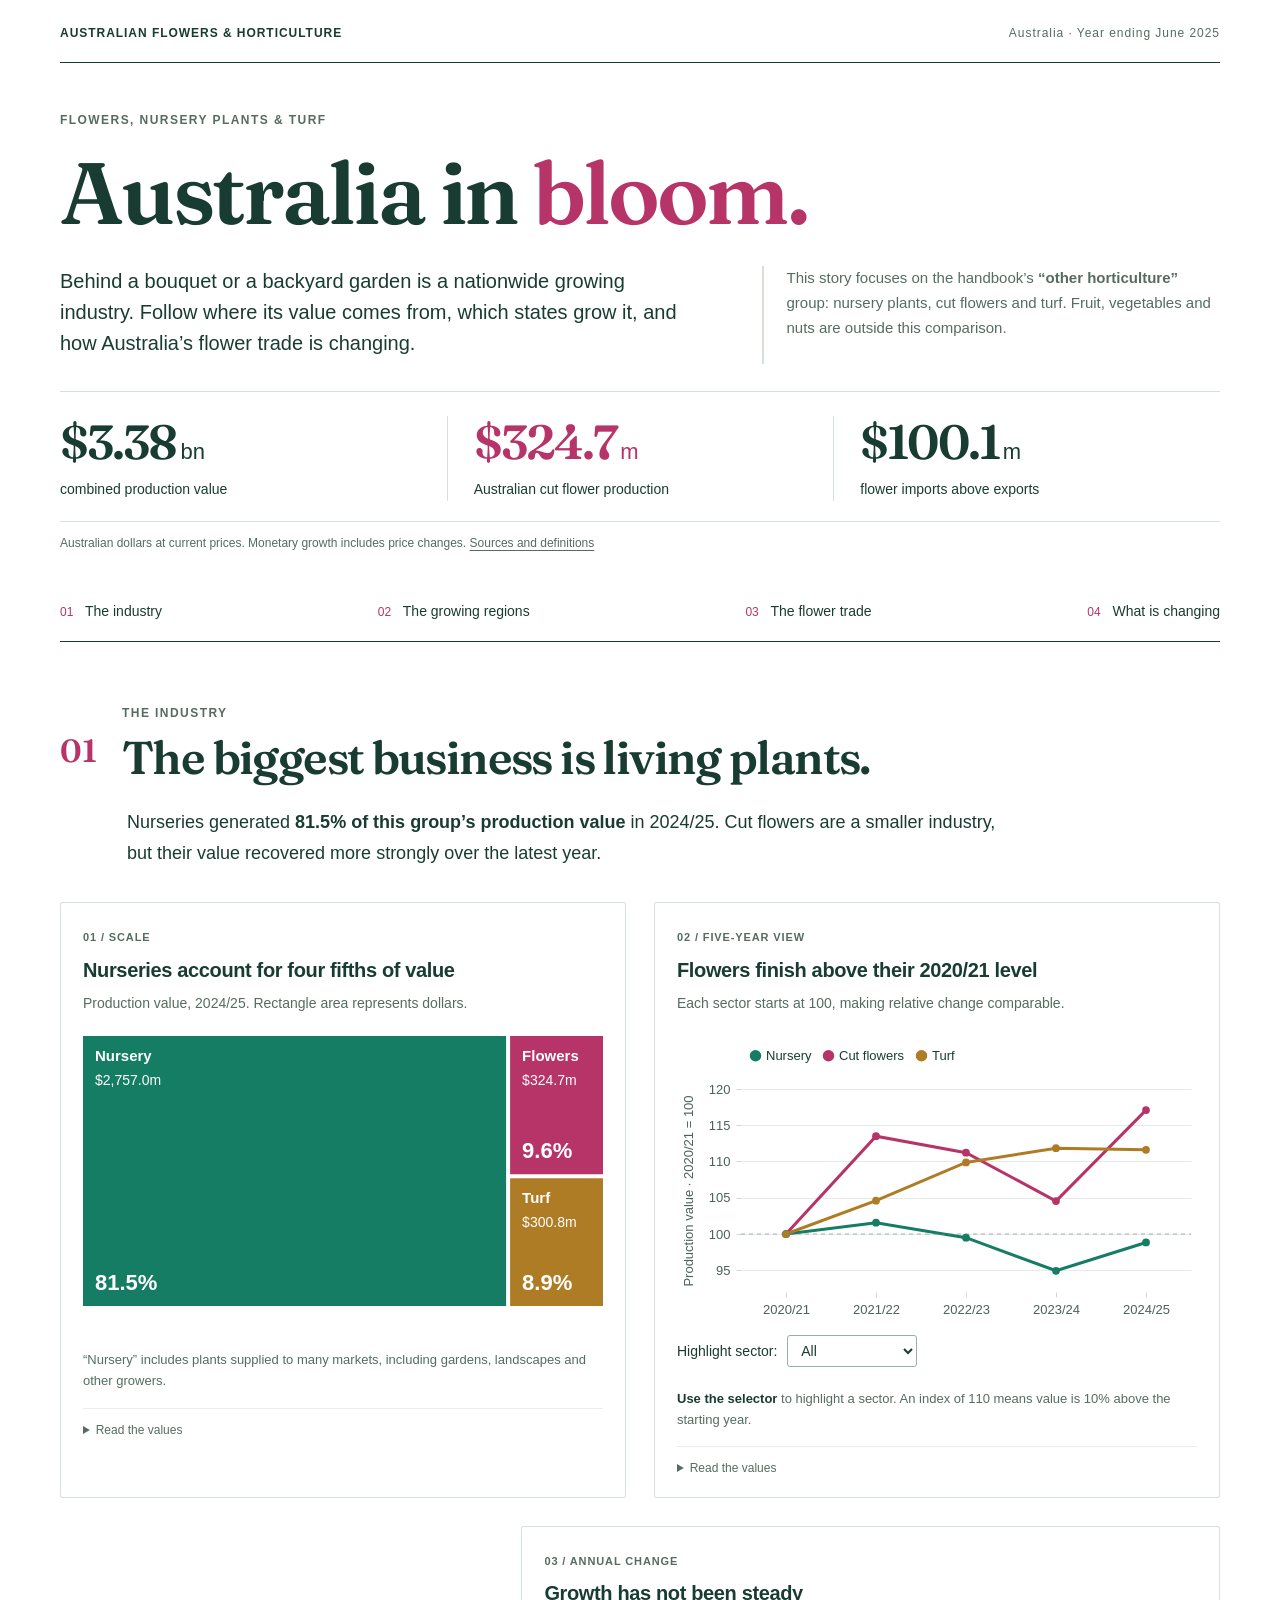
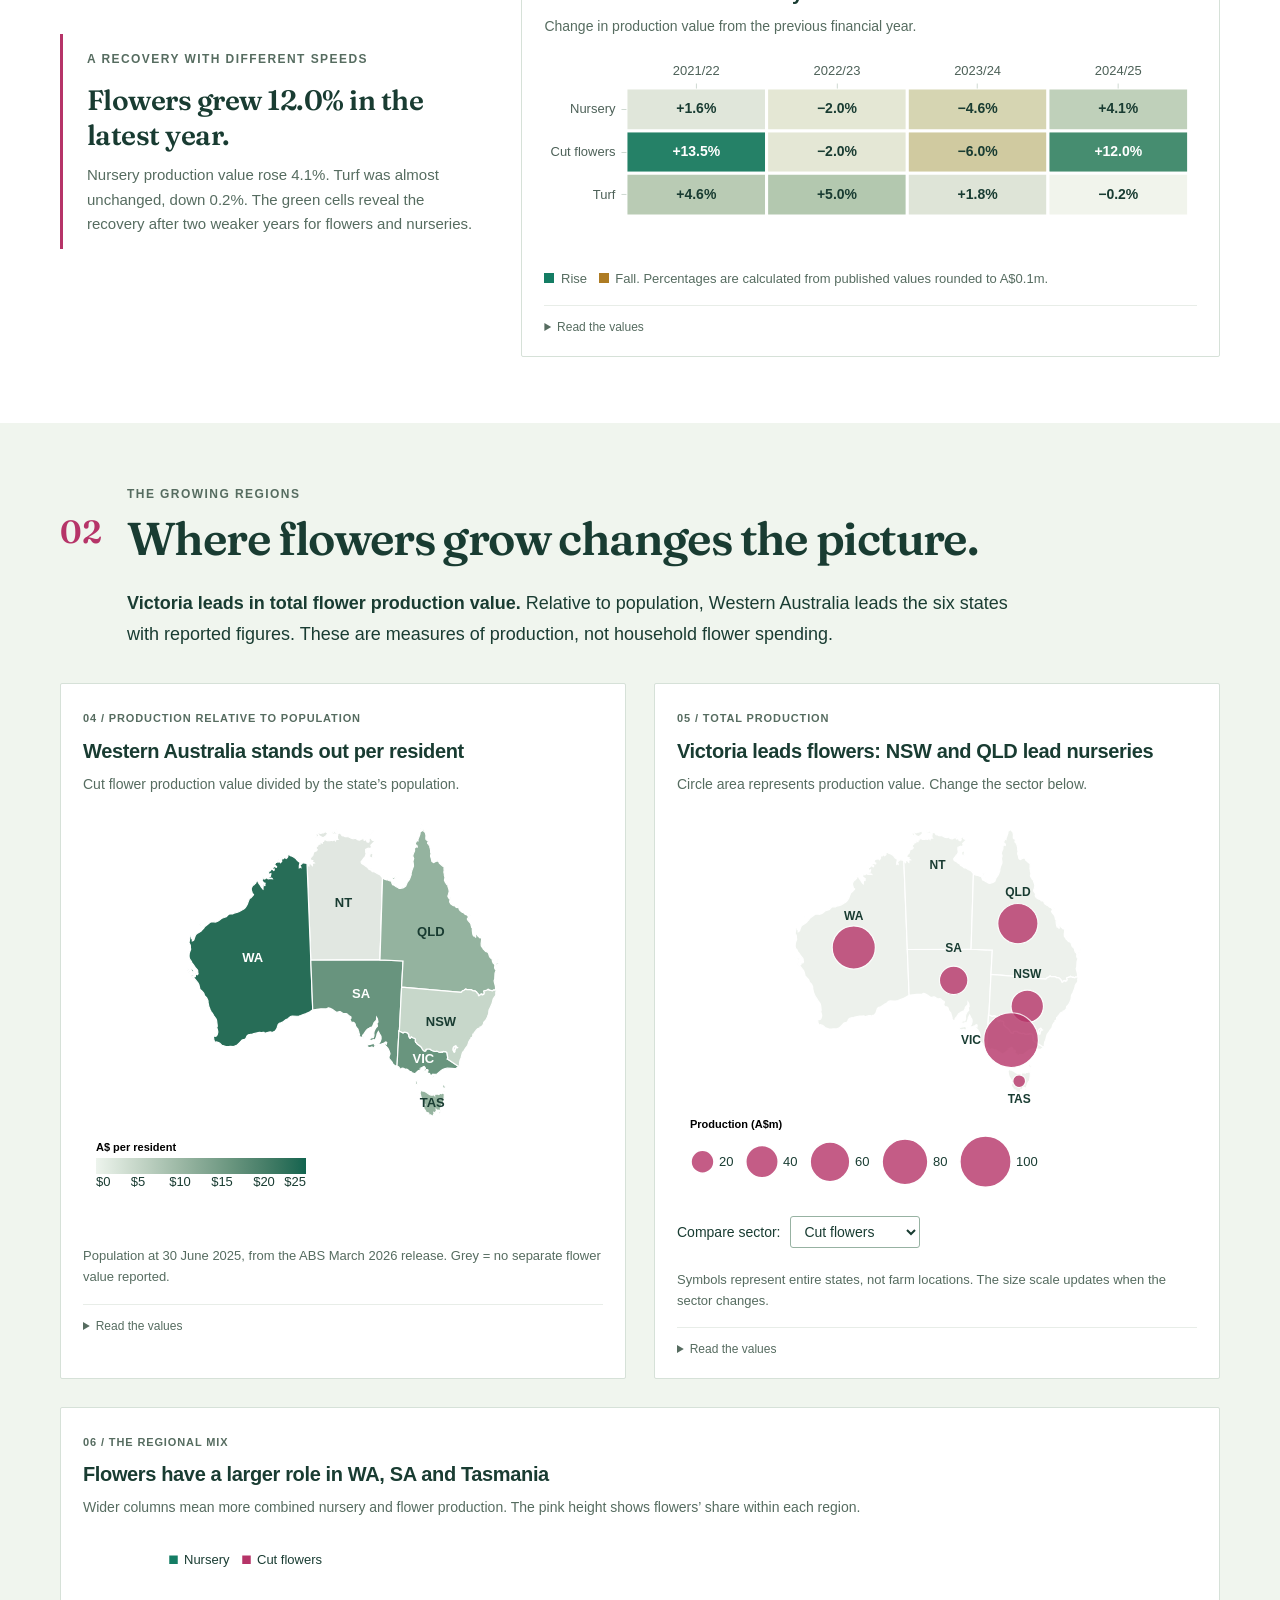
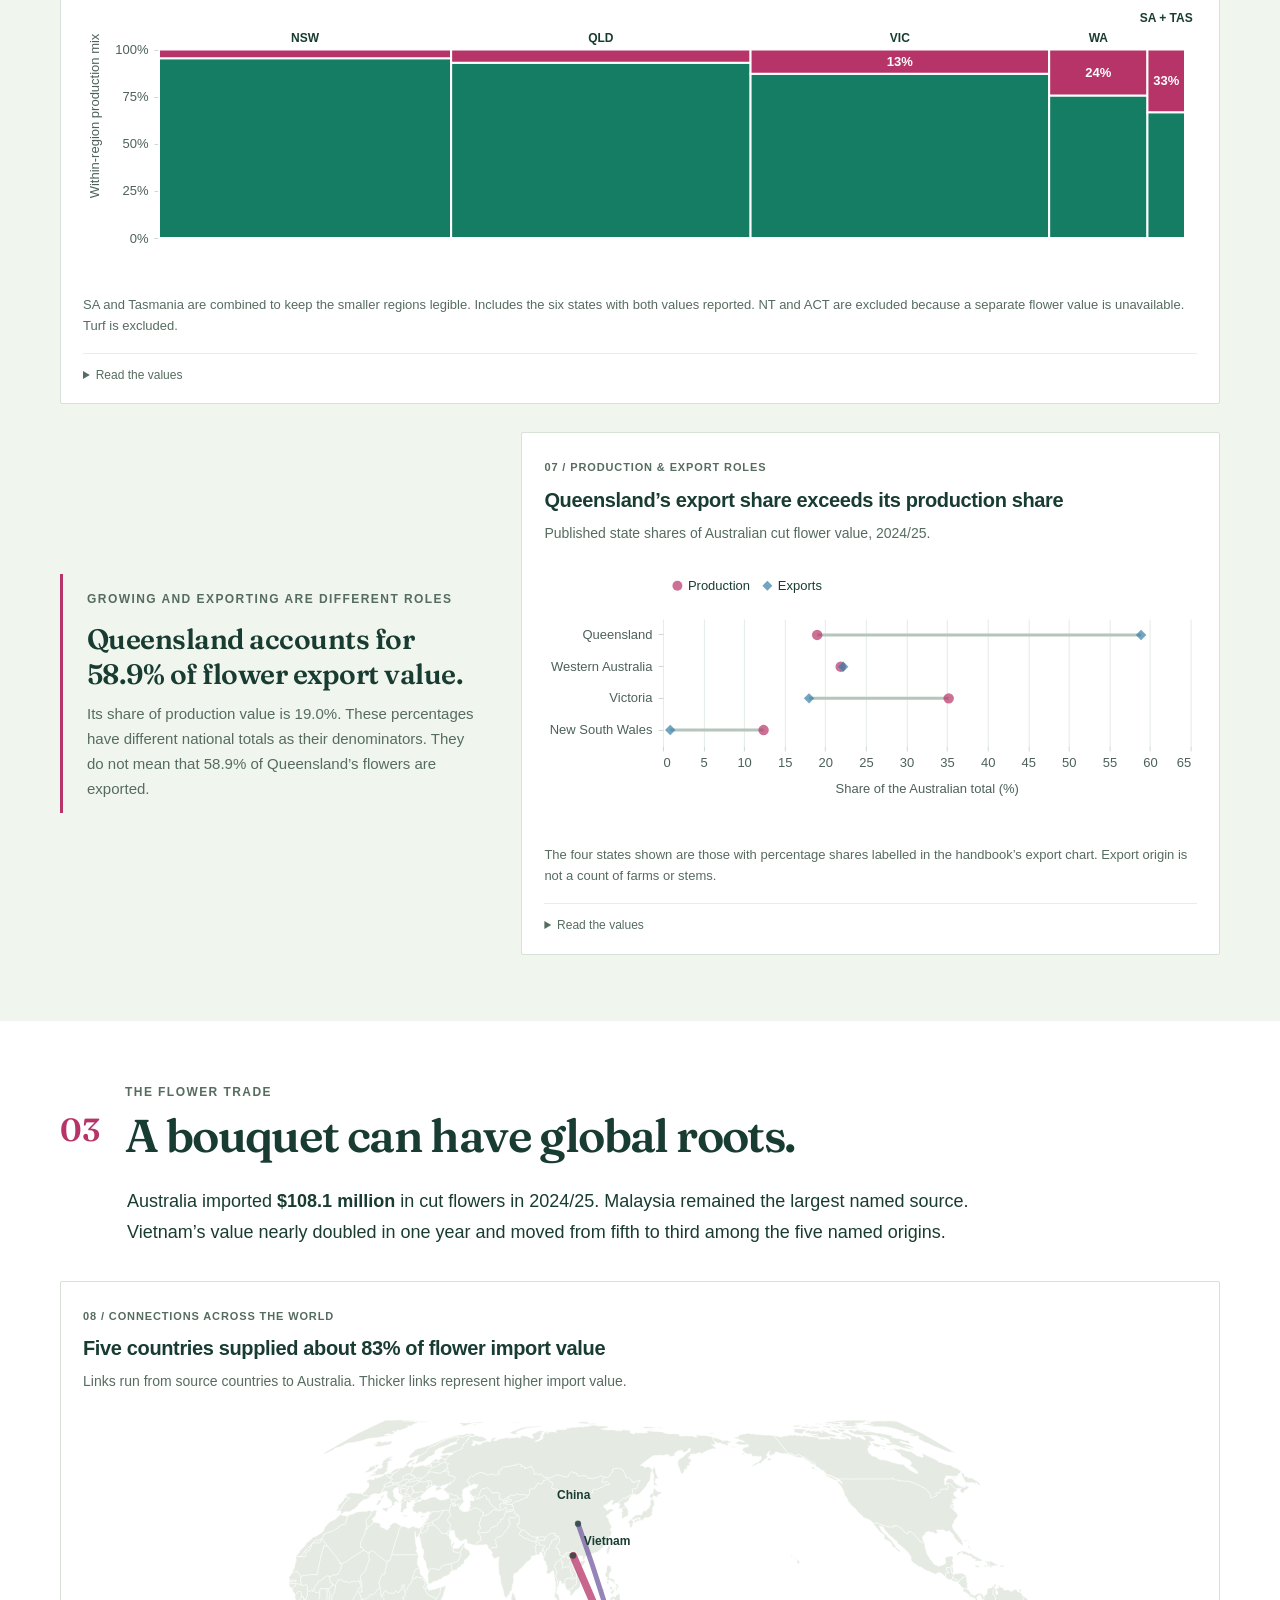
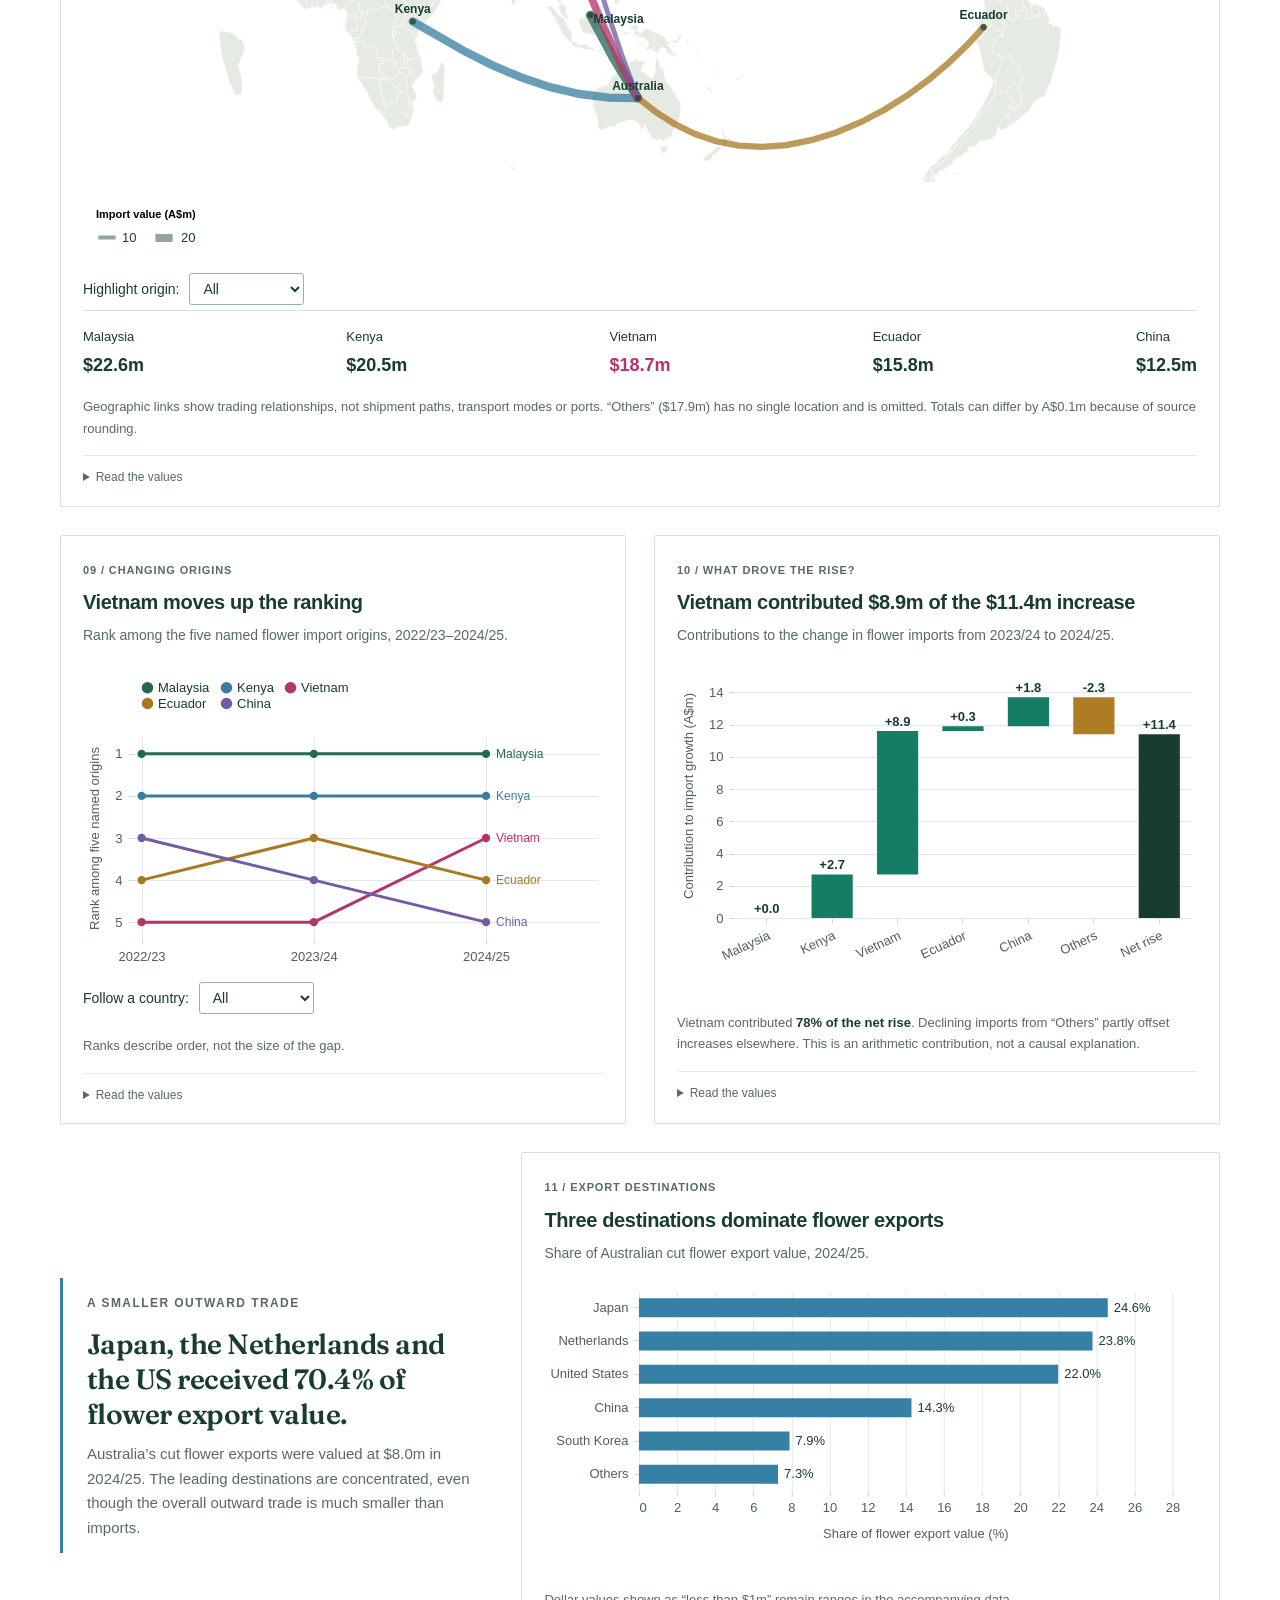
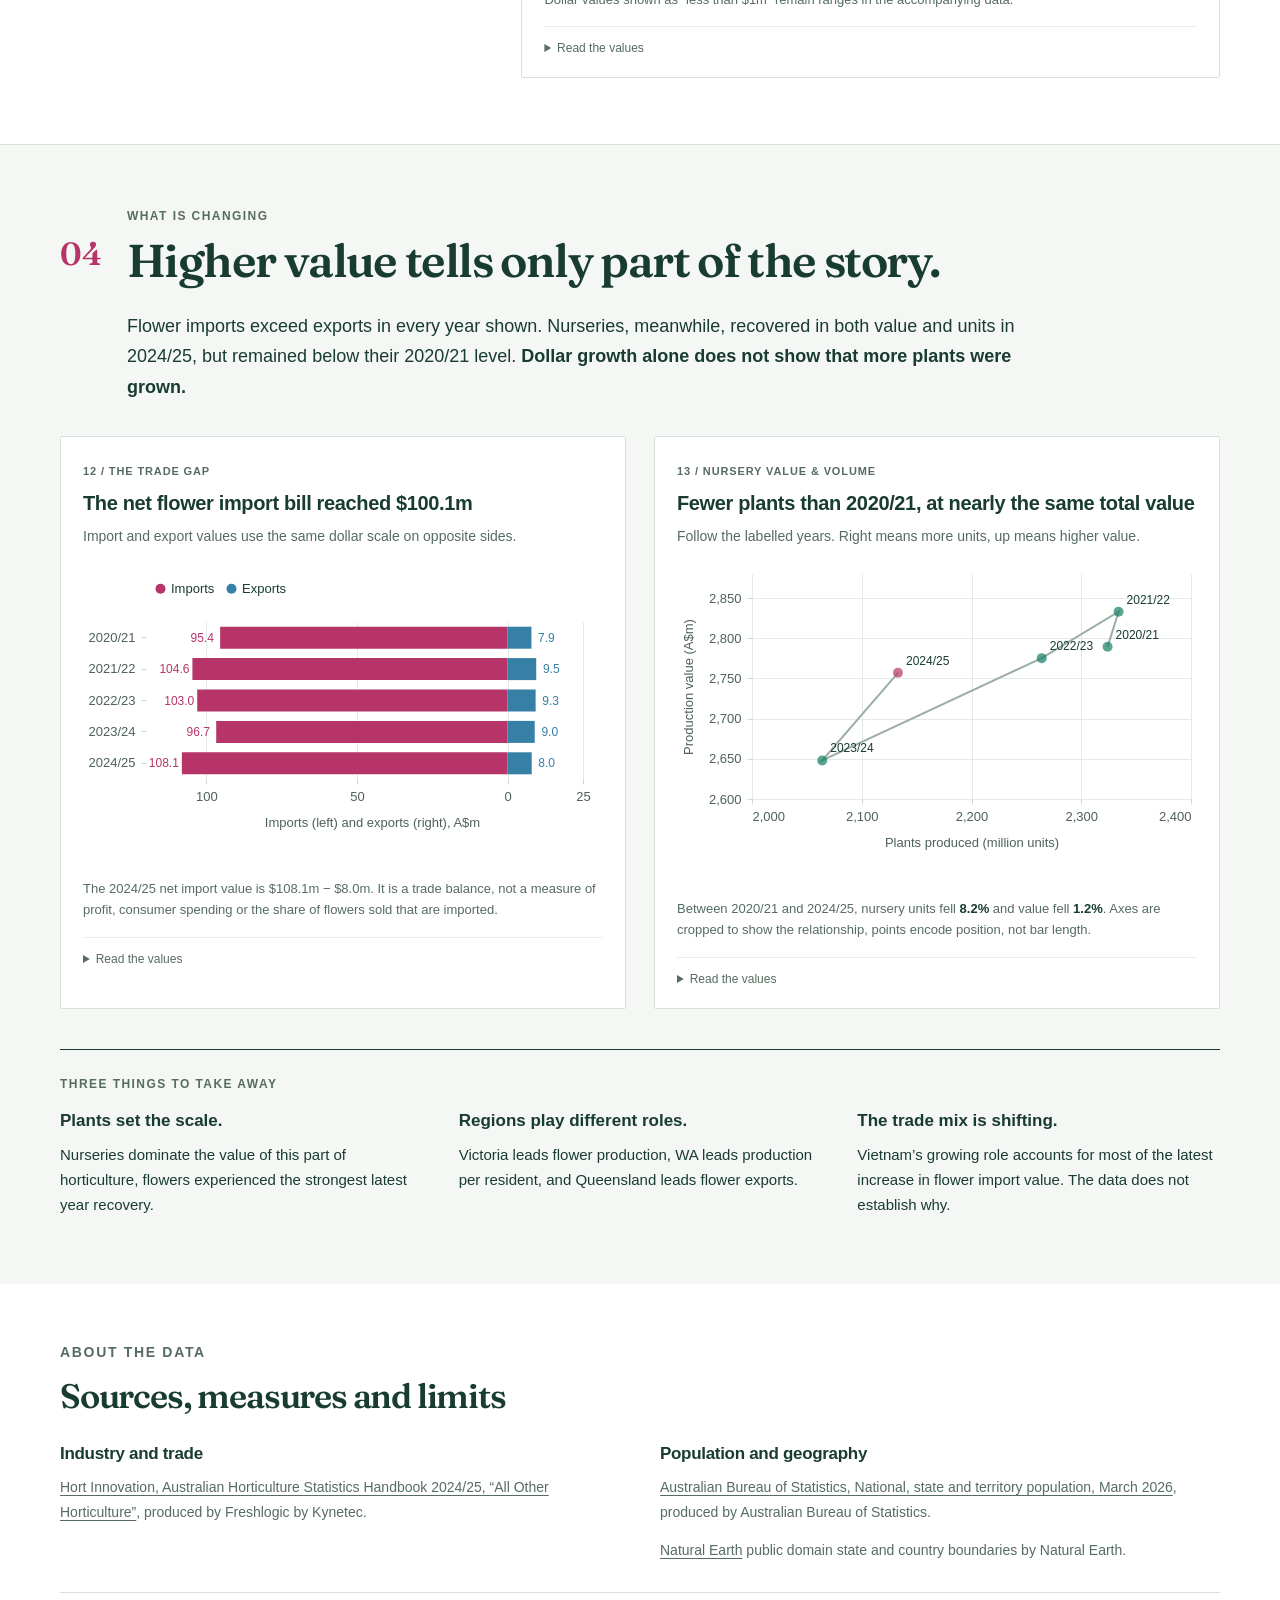
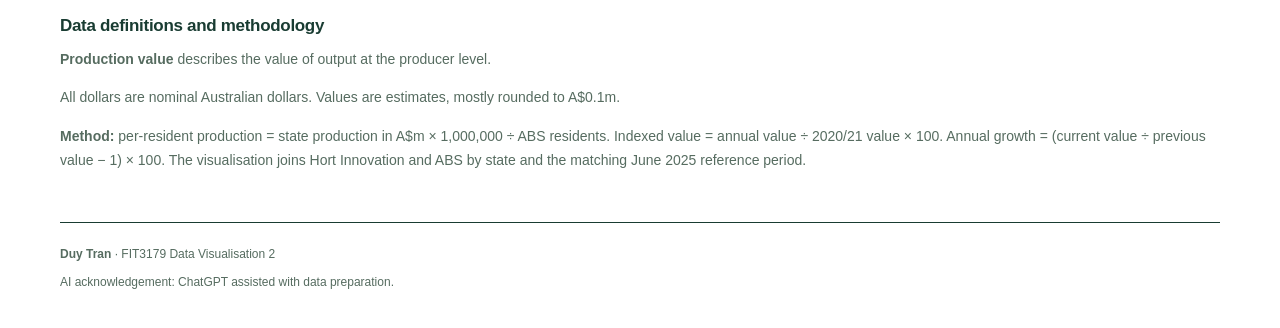
<file: australia-in-bloom/index.html>
<!doctype html>
<html lang="en-AU">
<head>
  <meta charset="utf-8">
  <meta name="viewport" content="width=device-width,initial-scale=1">
  <meta name="description" content="An interactive story about Australia's flowers, nursery plants and turf: regional production, international flower trade and five years of change.">
  <title>Australia in Bloom — Flowers &amp; Horticulture</title>
  <link rel="icon" type="image/svg+xml" href="data:image/svg+xml,%3Csvg xmlns='http://www.w3.org/2000/svg' viewBox='0 0 32 32'%3E%3Crect width='32' height='32' rx='7' fill='%23193c32'/%3E%3Ctext x='16' y='24' text-anchor='middle' font-family='Georgia' font-size='25' fill='%23ffffff'%3Eb%3C/text%3E%3C/svg%3E">
  <link rel="stylesheet" href="styles.css">
  <script defer src="vendor/vega.min.js"></script>
  <script defer src="vendor/vega-lite.min.js"></script>
  <script defer src="vendor/vega-embed.min.js"></script>
  <script defer src="app.js"></script>
</head>
<body>
<a class="skip" href="#story">Skip to the story</a>
<header class="masthead wrap">
  <span class="brand">AUSTRALIAN FLOWERS &amp; HORTICULTURE</span>
  <span class="edition">Australia · Year ending June 2025</span>
</header>
<main id="story">
  <section class="hero wrap" aria-labelledby="page-title">
    <p class="eyebrow">FLOWERS, NURSERY PLANTS &amp; TURF</p>
    <h1 id="page-title">Australia in <em>bloom.</em></h1>
    <div class="hero-intro">
      <p>Behind a bouquet or a backyard garden is a nationwide growing industry. Follow where its value comes from, which states grow it, and how Australia’s flower trade is changing.</p>
      <p class="scope">This story focuses on the handbook’s <strong>“other horticulture”</strong> group: nursery plants, cut flowers and turf. Fruit, vegetables and nuts are outside this comparison.</p>
    </div>
    <div class="headline-stats" aria-label="Key figures for 2024/25">
      <div><span class="stat">$3.38<span>bn</span></span><p>combined production value</p></div>
      <div><span class="stat pink">$324.7<span>m</span></span><p>Australian cut flower production</p></div>
      <div><span class="stat">$100.1<span>m</span></span><p>flower imports above exports</p></div>
    </div>
    <p class="micro">Australian dollars at current prices. Monetary growth includes price changes. <a href="#sources">Sources and definitions</a></p>
  </section>

  <nav class="story-nav wrap" aria-label="Story sections">
    <a href="#industry"><span>01</span> The industry</a>
    <a href="#regions"><span>02</span> The growing regions</a>
    <a href="#trade"><span>03</span> The flower trade</a>
    <a href="#change"><span>04</span> What is changing</a>
  </nav>

  <section class="chapter wrap" id="industry" aria-labelledby="industry-title">
    <div class="chapter-heading"><span class="chapter-number">01</span><div><p class="eyebrow">THE INDUSTRY</p><h2 id="industry-title">The biggest business is living plants.</h2></div></div>
    <p class="chapter-lead">Nurseries generated <strong>81.5% of this group’s production value</strong> in 2024/25. Cut flowers are a smaller industry, but their value recovered more strongly over the latest year.</p>
    <div class="grid two">
      <figure class="chart-card" id="figure-01">
        <figcaption><span class="chart-number">01 / SCALE</span><h3>Nurseries account for four fifths of value</h3><p>Production value, 2024/25. Rectangle area represents dollars.</p></figcaption>
        <div class="chart" id="chart-01" aria-label="Treemap of nursery, flower and turf production"></div>
        <p class="chart-note">“Nursery” includes plants supplied to many markets, including gardens, landscapes and other growers.</p>
        <div class="chart-tools" data-chart="01"></div>
      </figure>
      <figure class="chart-card" id="figure-02">
        <figcaption><span class="chart-number">02 / FIVE-YEAR VIEW</span><h3>Flowers finish above their 2020/21 level</h3><p>Each sector starts at 100, making relative change comparable.</p></figcaption>
        <div class="chart" id="chart-02" aria-label="Indexed production value by sector from 2020/21 to 2024/25"></div>
        <p class="chart-note"><strong>Use the selector</strong> to highlight a sector. An index of 110 means value is 10% above the starting year.</p>
        <div class="chart-tools" data-chart="02"></div>
      </figure>
    </div>
    <div class="split-row">
      <aside class="reading-note"><p class="eyebrow">A RECOVERY WITH DIFFERENT SPEEDS</p><h3>Flowers grew 12.0% in the latest year.</h3><p>Nursery production value rose 4.1%. Turf was almost unchanged, down 0.2%. The green cells reveal the recovery after two weaker years for flowers and nurseries.</p></aside>
      <figure class="chart-card" id="figure-03">
        <figcaption><span class="chart-number">03 / ANNUAL CHANGE</span><h3>Growth has not been steady</h3><p>Change in production value from the previous financial year.</p></figcaption>
        <div class="chart" id="chart-03" aria-label="Heatmap of annual production value change"></div>
        <p class="chart-note"><span class="key-square green"></span> Rise <span class="key-square gold"></span> Fall. Percentages are calculated from published values rounded to A$0.1m.</p>
        <div class="chart-tools" data-chart="03"></div>
      </figure>
    </div>
  </section>

  <section class="chapter region-chapter" id="regions" aria-labelledby="regions-title"><div class="wrap">
    <div class="chapter-heading"><span class="chapter-number">02</span><div><p class="eyebrow">THE GROWING REGIONS</p><h2 id="regions-title">Where flowers grow changes the picture.</h2></div></div>
    <p class="chapter-lead"><strong>Victoria leads in total flower production value.</strong> Relative to population, Western Australia leads the six states with reported figures. These are measures of production, not household flower spending.</p>
    <div class="grid two">
      <figure class="chart-card" id="figure-04">
        <figcaption><span class="chart-number">04 / PRODUCTION RELATIVE TO POPULATION</span><h3>Western Australia stands out per resident</h3><p>Cut flower production value divided by the state’s population.</p></figcaption>
        <div class="chart" id="chart-04" aria-label="Choropleth of flower production value per resident by Australian state"></div>
        <p class="chart-note">Population at 30 June 2025, from the ABS March 2026 release. Grey = no separate flower value reported.</p>
        <div class="chart-tools" data-chart="04"></div>
      </figure>
      <figure class="chart-card" id="figure-05">
        <figcaption><span class="chart-number">05 / TOTAL PRODUCTION</span><h3>Victoria leads flowers: NSW and QLD lead nurseries</h3><p>Circle area represents production value. Change the sector below.</p></figcaption>
        <div class="chart" id="chart-05" aria-label="Proportional symbol map of state flower or nursery production value"></div>
        <p class="chart-note">Symbols represent entire states, not farm locations. The size scale updates when the sector changes.</p>
        <div class="chart-tools" data-chart="05"></div>
      </figure>
    </div>
    <figure class="chart-card wide" id="figure-06">
      <figcaption><span class="chart-number">06 / THE REGIONAL MIX</span><h3>Flowers have a larger role in WA, SA and Tasmania</h3><p>Wider columns mean more combined nursery and flower production. The pink height shows flowers’ share within each region.</p></figcaption>
      <div class="chart" id="chart-06" aria-label="Marimekko chart of flower and nursery production across regions"></div>
      <p class="chart-note">SA and Tasmania are combined to keep the smaller regions legible. Includes the six states with both values reported. NT and ACT are excluded because a separate flower value is unavailable. Turf is excluded.</p>
      <div class="chart-tools" data-chart="06"></div>
    </figure>
    <div class="split-row">
      <aside class="reading-note"><p class="eyebrow">GROWING AND EXPORTING ARE DIFFERENT ROLES</p><h3>Queensland accounts for 58.9% of flower export value.</h3><p>Its share of production value is 19.0%. These percentages have different national totals as their denominators. They do not mean that 58.9% of Queensland’s flowers are exported.</p></aside>
      <figure class="chart-card" id="figure-07">
        <figcaption><span class="chart-number">07 / PRODUCTION &amp; EXPORT ROLES</span><h3>Queensland’s export share exceeds its production share</h3><p>Published state shares of Australian cut flower value, 2024/25.</p></figcaption>
        <div class="chart" id="chart-07" aria-label="Dumbbell chart comparing state production and export shares"></div>
        <p class="chart-note">The four states shown are those with percentage shares labelled in the handbook’s export chart. Export origin is not a count of farms or stems.</p>
        <div class="chart-tools" data-chart="07"></div>
      </figure>
    </div>
  </div></section>

  <section class="chapter wrap" id="trade" aria-labelledby="trade-title">
    <div class="chapter-heading"><span class="chapter-number">03</span><div><p class="eyebrow">THE FLOWER TRADE</p><h2 id="trade-title">A bouquet can have global roots.</h2></div></div>
    <p class="chapter-lead">Australia imported <strong>$108.1 million</strong> in cut flowers in 2024/25. Malaysia remained the largest named source. Vietnam’s value nearly doubled in one year and moved from fifth to third among the five named origins.</p>
    <figure class="chart-card wide" id="figure-08">
      <figcaption><span class="chart-number">08 / CONNECTIONS ACROSS THE WORLD</span><h3>Five countries supplied about 83% of flower import value</h3><p>Links run from source countries to Australia. Thicker links represent higher import value.</p></figcaption>
      <div class="chart" id="chart-08" aria-label="Flow map of the five largest named origins of Australian cut flower imports"></div>
      <div class="origin-strip"><span>Malaysia <strong>$22.6m</strong></span><span>Kenya <strong>$20.5m</strong></span><span>Vietnam <strong>$18.7m</strong></span><span>Ecuador <strong>$15.8m</strong></span><span>China <strong>$12.5m</strong></span></div>
      <p class="chart-note">Geographic links show trading relationships, not shipment paths, transport modes or ports. “Others” ($17.9m) has no single location and is omitted. Totals can differ by A$0.1m because of source rounding.</p>
      <div class="chart-tools" data-chart="08"></div>
    </figure>
    <div class="grid two">
      <figure class="chart-card" id="figure-09">
        <figcaption><span class="chart-number">09 / CHANGING ORIGINS</span><h3>Vietnam moves up the ranking</h3><p>Rank among the five named flower import origins, 2022/23–2024/25.</p></figcaption>
        <div class="chart" id="chart-09" aria-label="Bump chart ranking cut flower import origins over three years"></div>
        <p class="chart-note">Ranks describe order, not the size of the gap.</p>
        <div class="chart-tools" data-chart="09"></div>
      </figure>
      <figure class="chart-card" id="figure-10">
        <figcaption><span class="chart-number">10 / WHAT DROVE THE RISE?</span><h3>Vietnam contributed $8.9m of the $11.4m increase</h3><p>Contributions to the change in flower imports from 2023/24 to 2024/25.</p></figcaption>
        <div class="chart" id="chart-10" aria-label="Waterfall chart decomposing annual flower import growth by origin"></div>
        <p class="chart-note">Vietnam contributed <strong>78% of the net rise</strong>. Declining imports from “Others” partly offset increases elsewhere. This is an arithmetic contribution, not a causal explanation.</p>
        <div class="chart-tools" data-chart="10"></div>
      </figure>
    </div>
    <div class="split-row">
      <aside class="reading-note blue-note"><p class="eyebrow">A SMALLER OUTWARD TRADE</p><h3>Japan, the Netherlands and the US received 70.4% of flower export value.</h3><p>Australia’s cut flower exports were valued at $8.0m in 2024/25. The leading destinations are concentrated, even though the overall outward trade is much smaller than imports.</p></aside>
      <figure class="chart-card" id="figure-11">
        <figcaption><span class="chart-number">11 / EXPORT DESTINATIONS</span><h3>Three destinations dominate flower exports</h3><p>Share of Australian cut flower export value, 2024/25.</p></figcaption>
        <div class="chart" id="chart-11" aria-label="Bar chart of Australian cut flower export destination shares"></div>
        <p class="chart-note">Dollar values shown as “less than $1m” remain ranges in the accompanying data.</p>
        <div class="chart-tools" data-chart="11"></div>
      </figure>
    </div>
  </section>

  <section class="chapter closing-chapter" id="change" aria-labelledby="change-title"><div class="wrap">
    <div class="chapter-heading"><span class="chapter-number">04</span><div><p class="eyebrow">WHAT IS CHANGING</p><h2 id="change-title">Higher value tells only part of the story.</h2></div></div>
    <p class="chapter-lead">Flower imports exceed exports in every year shown. Nurseries, meanwhile, recovered in both value and units in 2024/25, but remained below their 2020/21 level. <strong>Dollar growth alone does not show that more plants were grown.</strong></p>
    <div class="grid two">
      <figure class="chart-card" id="figure-12">
        <figcaption><span class="chart-number">12 / THE TRADE GAP</span><h3>The net flower import bill reached $100.1m</h3><p>Import and export values use the same dollar scale on opposite sides.</p></figcaption>
        <div class="chart" id="chart-12" aria-label="Butterfly chart of flower imports and exports over five years"></div>
        <p class="chart-note">The 2024/25 net import value is $108.1m − $8.0m. It is a trade balance, not a measure of profit, consumer spending or the share of flowers sold that are imported.</p>
        <div class="chart-tools" data-chart="12"></div>
      </figure>
      <figure class="chart-card" id="figure-13">
        <figcaption><span class="chart-number">13 / NURSERY VALUE &amp; VOLUME</span><h3>Fewer plants than 2020/21, at nearly the same total value</h3><p>Follow the labelled years. Right means more units, up means higher value.</p></figcaption>
        <div class="chart" id="chart-13" aria-label="Connected scatter plot relating nursery production units and value over five years"></div>
        <p class="chart-note">Between 2020/21 and 2024/25, nursery units fell <strong>8.2%</strong> and value fell <strong>1.2%</strong>. Axes are cropped to show the relationship, points encode position, not bar length.</p>
        <div class="chart-tools" data-chart="13"></div>
      </figure>
    </div>
    <div class="takeaways">
      <p class="eyebrow">THREE THINGS TO TAKE AWAY</p>
      <div class="grid three"><p><strong>Plants set the scale.</strong> Nurseries dominate the value of this part of horticulture, flowers experienced the strongest latest year recovery.</p><p><strong>Regions play different roles.</strong> Victoria leads flower production, WA leads production per resident, and Queensland leads flower exports.</p><p><strong>The trade mix is shifting.</strong> Vietnam’s growing role accounts for most of the latest increase in flower import value. The data does not establish why.</p></div>
    </div>
  </div></section>

  <section class="sources wrap" id="sources" aria-labelledby="sources-title">
    <p class="eyebrow">ABOUT THE DATA</p><h2 id="sources-title">Sources, measures and limits</h2>
    <div class="grid two source-grid">
      <div><h3>Industry and trade</h3><p><a href="https://prod2.thegoodmoodfood.com.au/globalassets/hort-innovation/australian-horticulture-statistics-handbook/australian-horticulture-statistics-handbook-2024-25-other.pdf" target="_blank" rel="noopener">Hort Innovation, Australian Horticulture Statistics Handbook 2024/25, “All Other Horticulture”</a>, produced by Freshlogic by Kynetec.</p></div>
      <div><h3>Population and geography</h3><p><a href="https://www.abs.gov.au/statistics/people/population/national-state-and-territory-population/mar-2026" target="_blank" rel="noopener">Australian Bureau of Statistics, National, state and territory population, March 2026</a>, produced by Australian Bureau of Statistics.</p><p><a href="https://www.naturalearthdata.com/" target="_blank" rel="noopener">Natural Earth</a> public domain state and country boundaries by Natural Earth.</p></div>
    </div>
    <div class="definitions"><h3>Data definitions and methodology</h3><p><strong>Production value</strong> describes the value of output at the producer level.</p><p>All dollars are nominal Australian dollars. Values are estimates, mostly rounded to A$0.1m.</p><p><strong>Method:</strong> per-resident production = state production in A$m × 1,000,000 ÷ ABS residents. Indexed value = annual value ÷ 2020/21 value × 100. Annual growth = (current value ÷ previous value − 1) × 100. The visualisation joins Hort Innovation and ABS by state and the matching June 2025 reference period.</p></div>
  </section>
</main>
<footer class="wrap"><p><strong>Duy Tran</strong> · FIT3179 Data Visualisation 2</p><p>AI acknowledgement: ChatGPT assisted with data preparation.</p></footer>
<noscript><p class="noscript wrap">JavaScript is needed to display the interactive charts. The narrative and source links remain available.</p></noscript>
</body>
</html>
</file>
<file: australia-in-bloom/styles.css>
@font-face{font-family:Fraunces;src:url('assets/fraunces.woff2') format('woff2');font-weight:600;font-style:normal;font-display:swap}
:root{--ink:#193c32;--green:#147d64;--pink:#b63468;--blue:#367fa5;--gold:#ae7c24;--muted:#566c60;--rule:#d6e1d8;--light:#f0f5ee;--paper:#fff;--serif:Fraunces,Georgia,serif;--sans:Arial,Helvetica,sans-serif}
*{box-sizing:border-box}html{scroll-behavior:smooth;scroll-padding-top:30px}body{margin:0;color:var(--ink);background:var(--paper);font-family:var(--sans);font-size:16px;line-height:1.65}a{color:inherit;text-underline-offset:3px;text-decoration-thickness:1px}a:hover{color:var(--pink)}a:focus-visible,summary:focus-visible,select:focus-visible{outline:3px solid var(--pink);outline-offset:4px}.wrap{width:min(1160px,calc(100% - 72px));margin-inline:auto}.masthead{padding:24px 0 18px;border-bottom:1px solid var(--ink);display:flex;justify-content:space-between;gap:20px;font-size:12px;letter-spacing:.08em}.brand{font-weight:700}.edition{color:var(--muted)}.skip{position:absolute;left:16px;top:-100px;background:var(--ink);color:white;padding:12px;z-index:50}.skip:focus{top:12px}.hero{padding-top:48px;padding-bottom:28px}.eyebrow{font-size:12px;font-weight:700;letter-spacing:.12em;margin:0 0 13px;text-transform:uppercase;color:var(--muted)}h1,h2,h3,p{margin-top:0}h1,h2{font-family:var(--serif);font-weight:600;letter-spacing:-.035em;line-height:1.12}h1{font-size:clamp(52px,6.8vw,88px);margin-bottom:25px}h1 em{color:var(--pink);font-style:normal}h2{font-size:clamp(32px,4vw,46px);margin:0}h3{line-height:1.3;font-size:20px;letter-spacing:-.018em;margin-bottom:10px}.hero-intro{display:grid;grid-template-columns:1.4fr 1fr;gap:62px}.hero-intro>p:first-child{font-size:20px;line-height:1.55}.hero-intro .scope{font-size:15px;color:var(--muted);padding-left:22px;border-left:2px solid var(--rule);max-width:470px}.headline-stats{display:grid;grid-template-columns:repeat(3,1fr);border-top:1px solid var(--rule);border-bottom:1px solid var(--rule);padding:24px 0 20px;margin:12px 0 12px}.headline-stats>div{padding:0 26px;border-left:1px solid var(--rule)}.headline-stats>div:first-child{padding-left:0;border:0}.stat{display:block;font-family:var(--serif);font-size:48px;letter-spacing:-.04em;line-height:1.1;white-space:nowrap}.stat>span{font-family:var(--sans);font-size:22px;letter-spacing:0;margin-left:4px}.headline-stats p{font-size:14px;margin:9px 0 0}.pink{color:var(--pink)}.micro{font-size:12px;color:var(--muted);margin:0}.story-nav{display:flex;justify-content:space-between;gap:20px;border-bottom:1px solid var(--ink);padding:18px 0;font-size:14px}.story-nav a{text-decoration:none}.story-nav span{font-size:12px;color:var(--pink);margin-right:8px}.chapter{padding-top:62px;padding-bottom:66px}.chapter-heading{display:flex;align-items:flex-start;gap:25px;margin-bottom:24px}.chapter-number{font-family:var(--serif);font-size:32px;color:var(--pink);line-height:1.3;padding-top:26px}.chapter-heading .eyebrow{margin-bottom:8px}.chapter-lead{font-size:18px;line-height:1.7;max-width:890px;margin:0 0 34px 67px}.grid{display:grid;gap:28px}.two{grid-template-columns:repeat(2,minmax(0,1fr))}.three{grid-template-columns:repeat(3,minmax(0,1fr));gap:36px}.chart-card{margin:0;min-width:0;background:white;border:1px solid var(--rule);padding:25px 22px 18px;border-radius:2px}.chart-number{display:block;color:var(--muted);letter-spacing:.08em;font-size:11px;font-weight:700;margin-bottom:10px}.chart-card figcaption p{font-size:14px;color:var(--muted);line-height:1.5;margin-bottom:22px}.chart{width:100%;min-height:100px;position:relative}.chart>.vega-embed{width:100%;padding:0!important}.chart svg{max-width:100%;display:block}.chart canvas{max-width:100%}.chart-note{font-size:13px;color:var(--muted);line-height:1.65;margin:16px 0 0}.chart-note strong{color:var(--ink)}.chart-tools{display:flex;gap:20px;align-items:flex-start;flex-wrap:wrap;border-top:1px solid #e8ede8;padding-top:12px;margin-top:16px;font-size:12px}.chart-tools a{color:var(--muted)}.chart-tools details{flex:1;min-width:140px}.chart-tools summary{cursor:pointer;color:var(--muted)}.chart-tools details[open]{flex-basis:100%}.chart-tools table{border-collapse:collapse;width:100%;font-size:12px;margin-top:14px;line-height:1.4;table-layout:fixed}.chart-tools th,.chart-tools td{text-align:left;vertical-align:top;padding:7px 5px;border-bottom:1px solid var(--rule);overflow-wrap:anywhere}.chart-tools th{font-weight:700}.chart-tools th:nth-child(n+2),.chart-tools td:nth-child(n+2){text-align:right}.chart-tools .table-note{margin:9px 0 0;color:var(--muted)}.split-row{display:grid;grid-template-columns:1fr 1.65fr;gap:38px;align-items:center;margin-top:28px}.reading-note{border-left:3px solid var(--pink);padding:16px 0 12px 24px}.reading-note h3{font-family:var(--serif);font-size:28px;line-height:1.25}.reading-note p:last-child{margin-bottom:0;color:var(--muted);font-size:15px}.blue-note{border-color:var(--blue)}.key-square{display:inline-block;width:10px;height:10px;margin-right:3px;margin-left:8px}.key-square:first-child{margin-left:0}.green{background:var(--green)}.gold{background:var(--gold)}.region-chapter{background:var(--light)}.wide{margin-top:28px}.origin-strip{display:flex;justify-content:space-between;gap:18px;flex-wrap:wrap;font-size:13px;border-top:1px solid var(--rule);padding-top:15px}.origin-strip strong{display:block;font-size:18px;margin-top:3px}.origin-strip span:nth-child(3) strong{color:var(--pink)}#trade>.grid{margin-top:28px}.closing-chapter{background:#f5f7f4;border-top:1px solid var(--rule)}.takeaways{margin-top:40px;border-top:1px solid var(--ink);padding-top:25px}.takeaways .grid p{font-size:15px;margin:0}.takeaways .grid strong{display:block;font-size:17px;margin-bottom:8px}.sources{padding-top:56px;padding-bottom:35px}.sources h2{font-size:34px;margin-bottom:28px}.sources h3{font-size:17px}.sources p{font-size:14px;color:var(--muted);line-height:1.75}.source-grid{gap:40px}.definitions{border-top:1px solid var(--rule);padding-top:22px;margin-top:15px}.resource-links{display:flex;gap:24px;flex-wrap:wrap}.vega-bindings{font-family:var(--sans);font-size:14px;padding:14px 0 5px;color:var(--ink)}.vega-bindings select{font-family:inherit;font-size:14px;background:#fff;color:var(--ink);border:1px solid #97b2a2;padding:6px 28px 6px 9px;max-width:100%;border-radius:3px}.vega-bind{display:flex;gap:8px;align-items:center;flex-wrap:wrap}.vega-bind-name{margin-right:6px}.chart-error{background:#fff1f5;padding:18px;border-left:3px solid var(--pink);font-size:14px}.chart-placeholder{color:var(--muted);font-size:14px;padding:35px 0}footer{border-top:1px solid var(--ink);padding-top:22px;padding-bottom:28px}footer p{font-size:12px;color:var(--muted);margin-bottom:8px}footer p:last-child{max-width:980px}#vg-tooltip-element{font-family:Arial!important;font-size:13px!important;border:1px solid #cad7ce!important;box-shadow:0 4px 20px #193c3220!important;border-radius:4px!important;padding:9px!important}.noscript{padding:30px}
@media(max-width:900px){.wrap{width:calc(100% - 40px)}.chart-card{padding:20px 16px 16px}.hero-intro{gap:30px}.stat{font-size:40px}.split-row{grid-template-columns:1fr 1.8fr;gap:24px}.reading-note{padding-left:16px}.reading-note h3{font-size:25px}.chapter-lead{margin-left:0}.story-nav{font-size:13px;gap:8px}}
@media(max-width:720px){.masthead{font-size:10px;gap:15px}.edition{max-width:140px;text-align:right}.hero{padding-top:35px}.hero-intro{grid-template-columns:1fr;gap:0}.hero-intro>p:first-child{font-size:18px}.hero-intro .scope{max-width:none}.headline-stats{gap:18px;padding:18px 0}.headline-stats>div{padding:0;border:0}.stat{font-size:30px}.stat>span{font-size:14px;margin-left:2px}.headline-stats p{font-size:12px;line-height:1.5}.story-nav{display:grid;grid-template-columns:1fr 1fr;gap:12px}.two,.three,.split-row{grid-template-columns:1fr}.chapter{padding-top:40px;padding-bottom:42px}.chapter-heading{gap:18px}.chapter-number{font-size:26px;padding-top:24px}.chapter-lead{font-size:17px}.chart-card{padding:21px 14px 16px}.split-row{gap:24px}.reading-note{margin:4px 0}.origin-strip{justify-content:flex-start;gap:16px 28px}.source-grid{gap:10px}.resource-links{gap:12px 22px}.three{gap:20px}.sources{padding-top:38px}}
@media(prefers-reduced-motion:reduce){html{scroll-behavior:auto}}
@media print{body{font-size:11pt}.wrap{width:100%}.masthead,.hero,.chapter,.sources,footer{padding:15pt}.chapter{break-before:page}.story-nav,.chart-tools,.vega-bindings,.skip{display:none}.chart-card{break-inside:avoid}.two{grid-template-columns:1fr}.hero-intro{display:block}h1{font-size:44pt}h2{font-size:25pt}.stat{font-size:30pt}.chart svg{max-height:300pt}.source-grid{display:block}}
</file>
